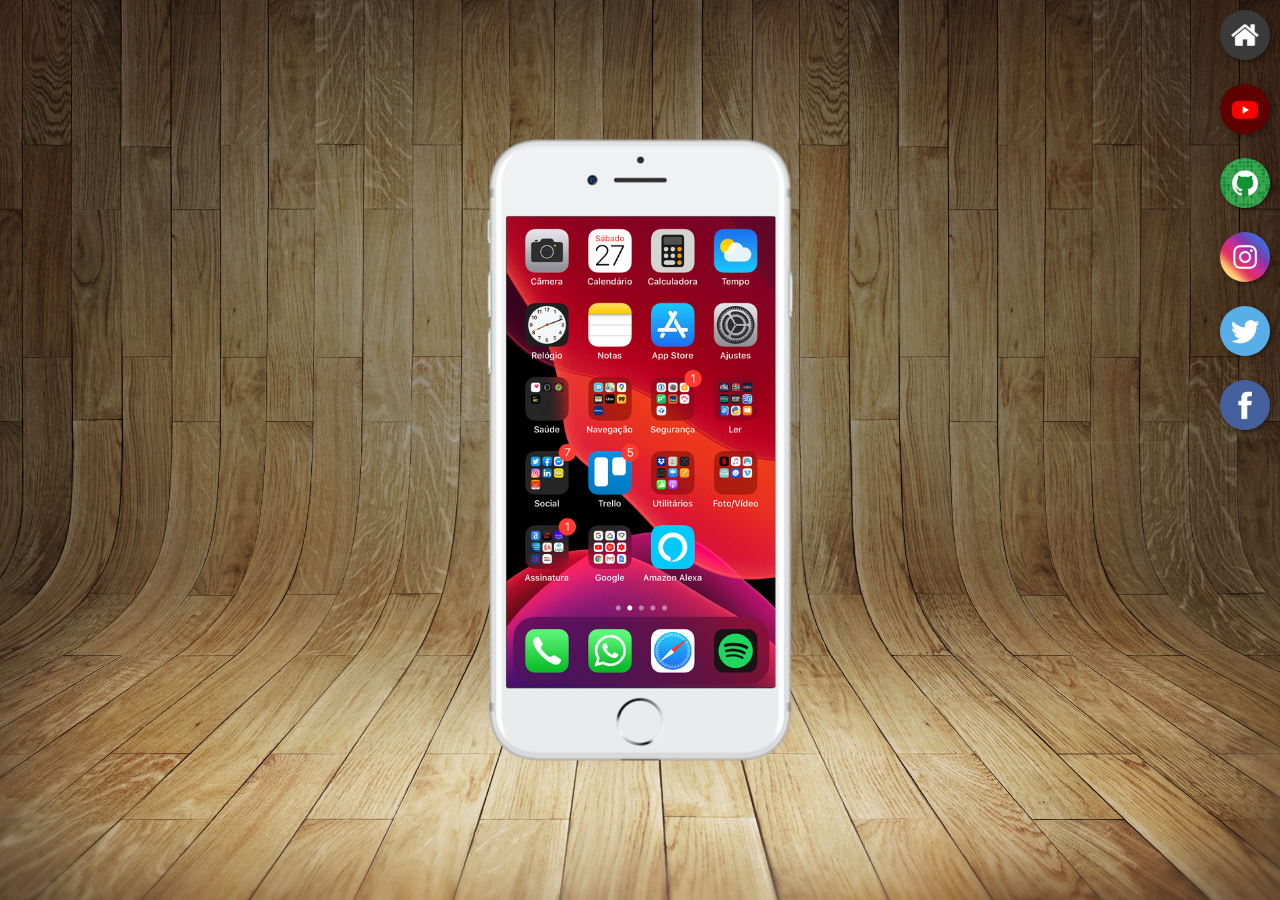
<file: index.html>
<!DOCTYPE html>
<html lang="pt-br">
<head>
    <meta charset="UTF-8">
    <meta name="viewport" content="width=device-width, initial-scale=1.0">
    <title>Projeto Redes Sociais</title>
    <link rel="shortcut icon" href="favicon.ico" type="image/x-icon">
    <link rel="stylesheet" href="estilos/style.css">
</head>
<body>
    <main>
        <section id="celular">
            <iframe src="home.html" frameborder="0" name="tela" id="tela">
                <p>Seu Navegador não é compatível com essa funcionalidade.</p>
            </iframe>
        </section>
        <section id="redes">
            <a href="home.html" target="tela"><img src="imagens/logo-home.jpg" alt="Home"></a><br>
            <a href="youtube.html" target="tela"><img src="imagens/logo-youtube.jpg" alt="Youtube"></a><br>
            <a href="github.html" target="tela"><img src="imagens/logo-github.jpg" alt="Github"></a><br>
            <a href="instagram.html" target="tela"><img src="imagens/logo-instagram.jpg" alt="Instagram"></a><br>
            <a href="twitter.html" target="tela"><img src="imagens/logo-twitter.jpg" alt="Twitter"></a><br>
            <a href="fb.html" target="tela"><img src="imagens/logo-facebook.jpg" alt="Facebook"></a><br>
        </section>
    </main>
</body>
</html>
</file>
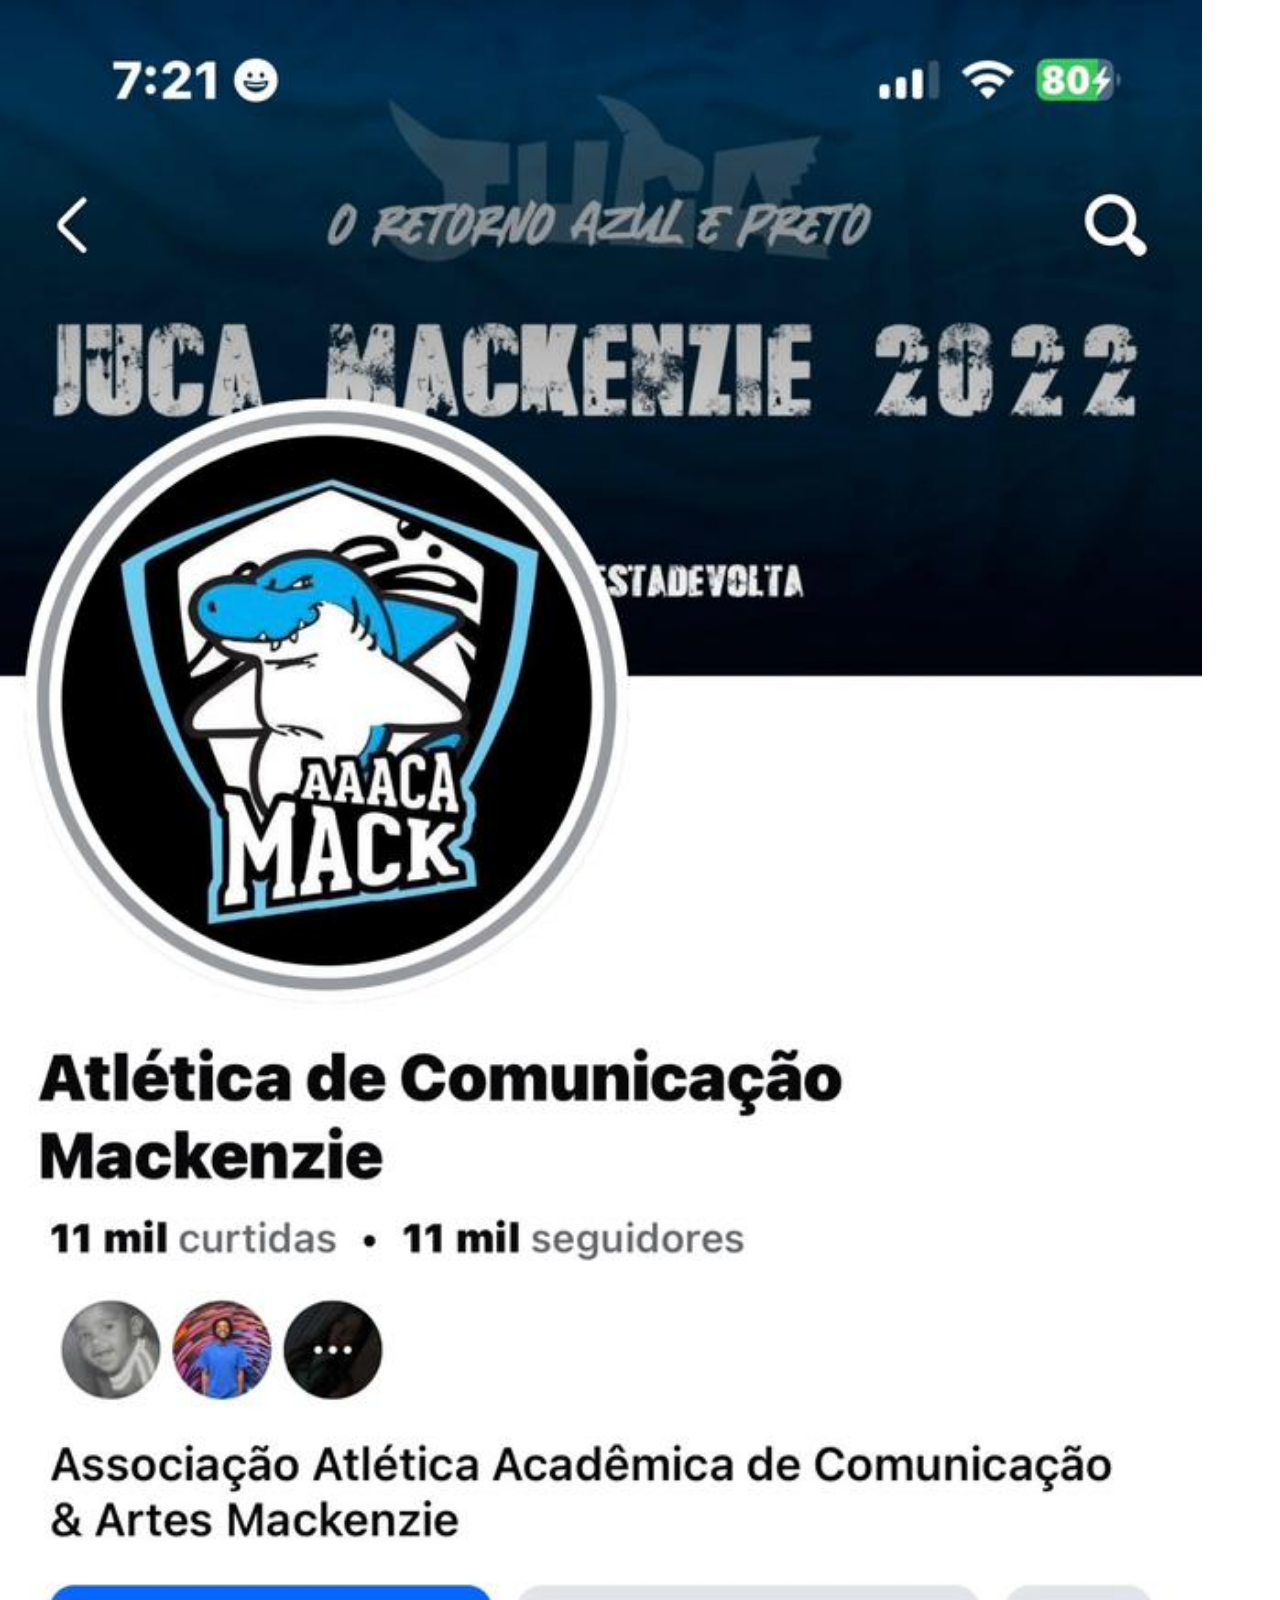
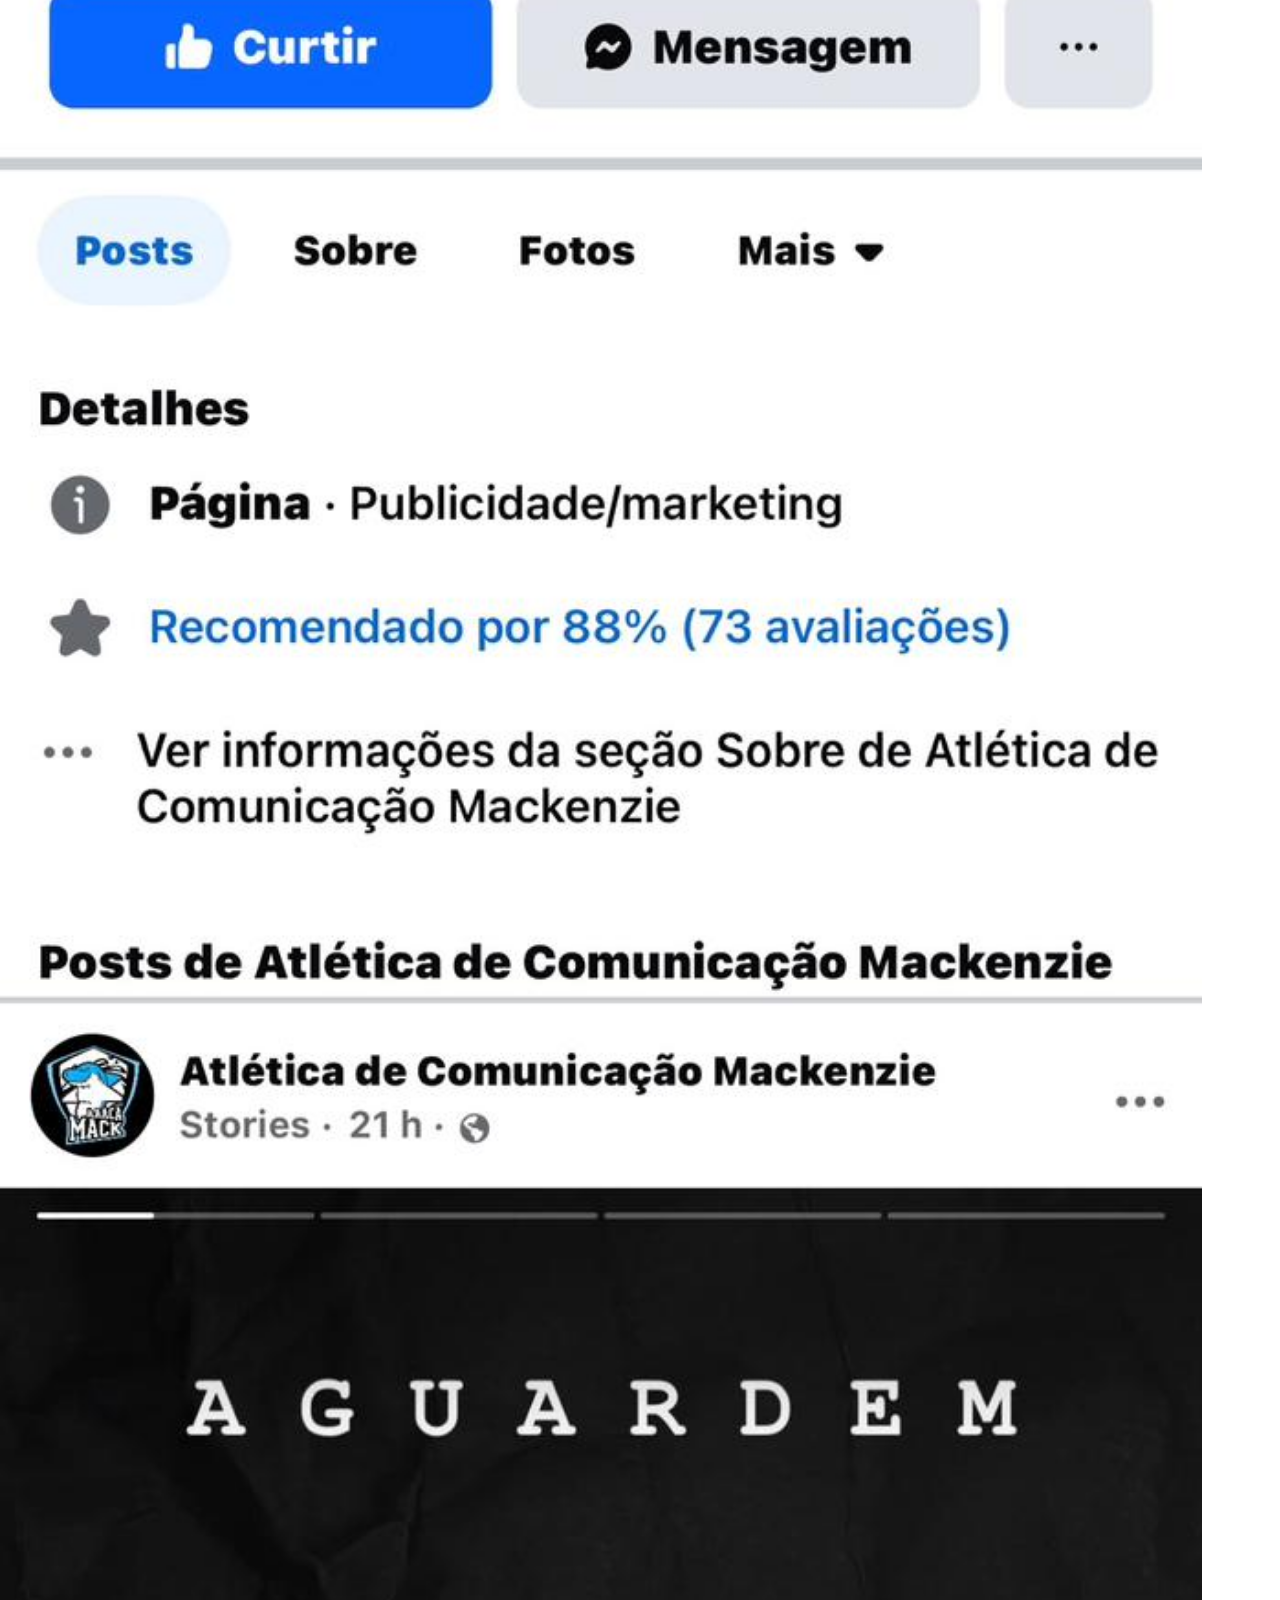
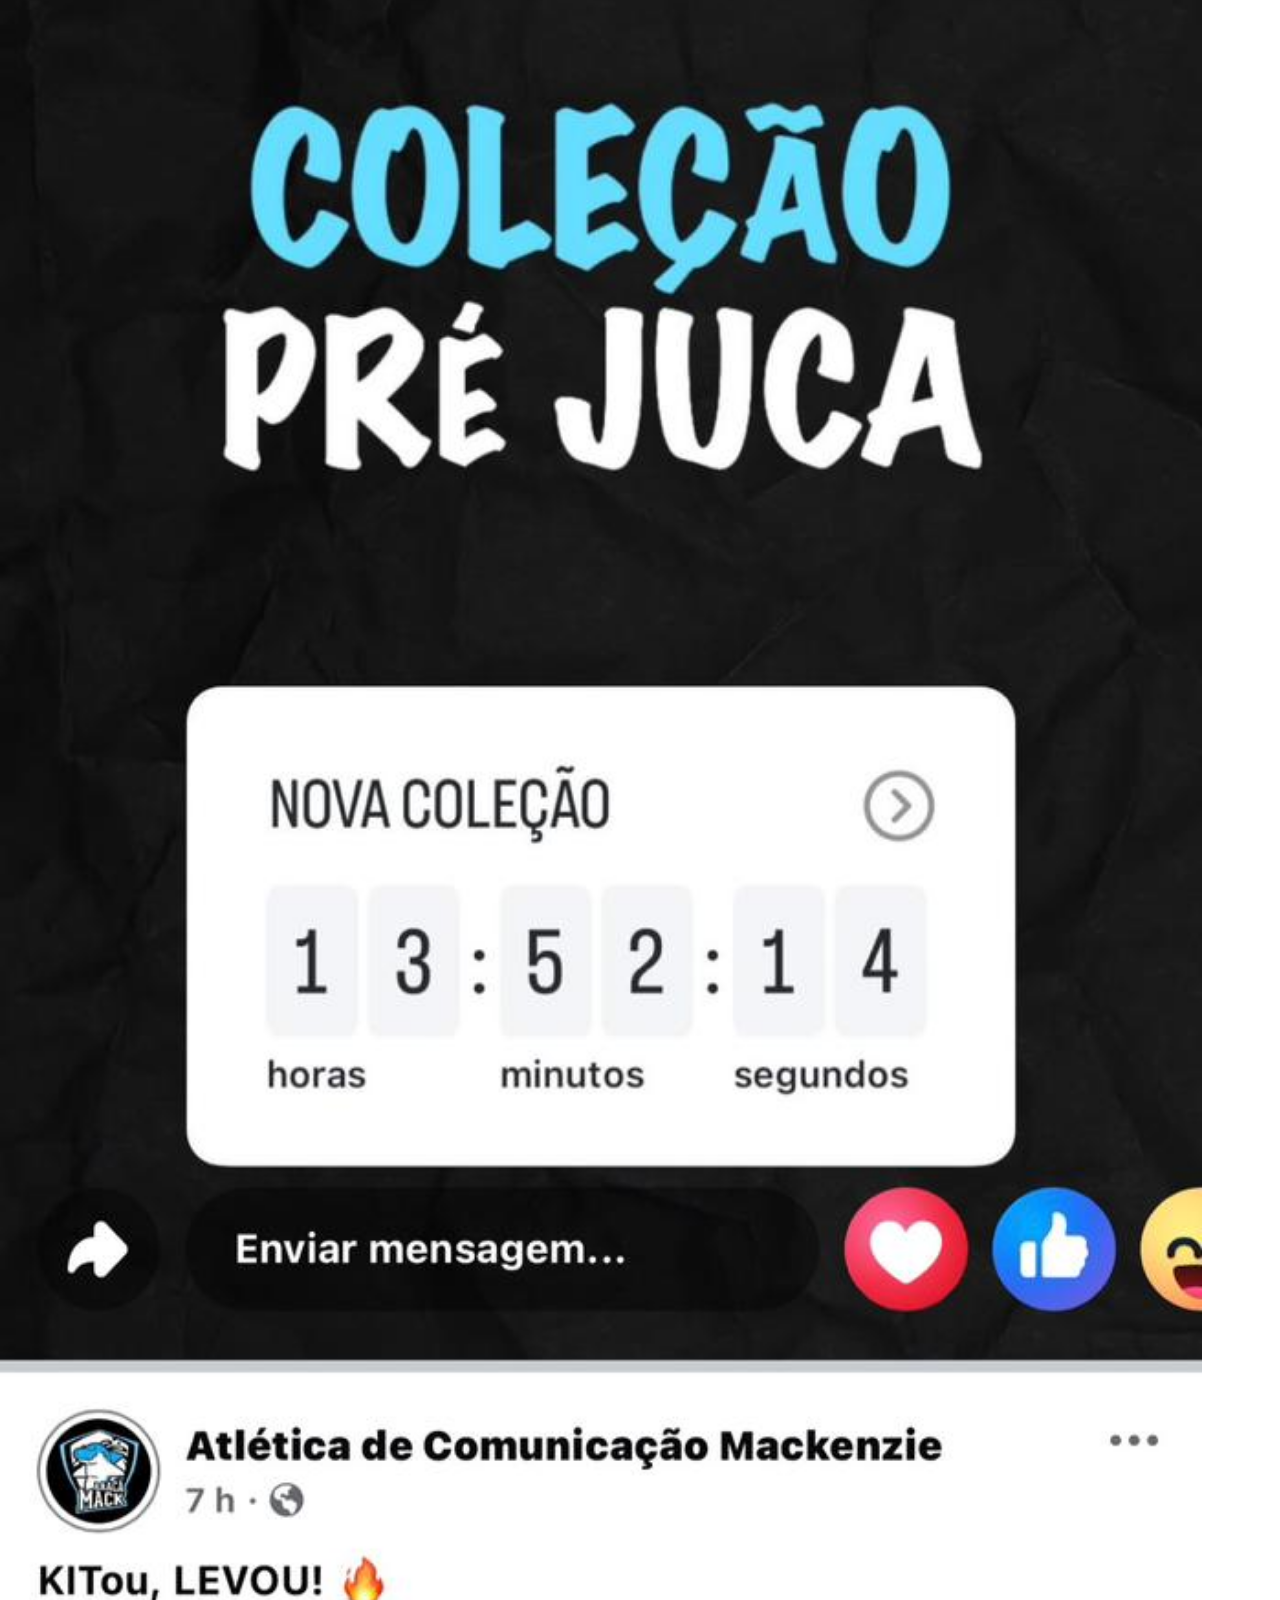
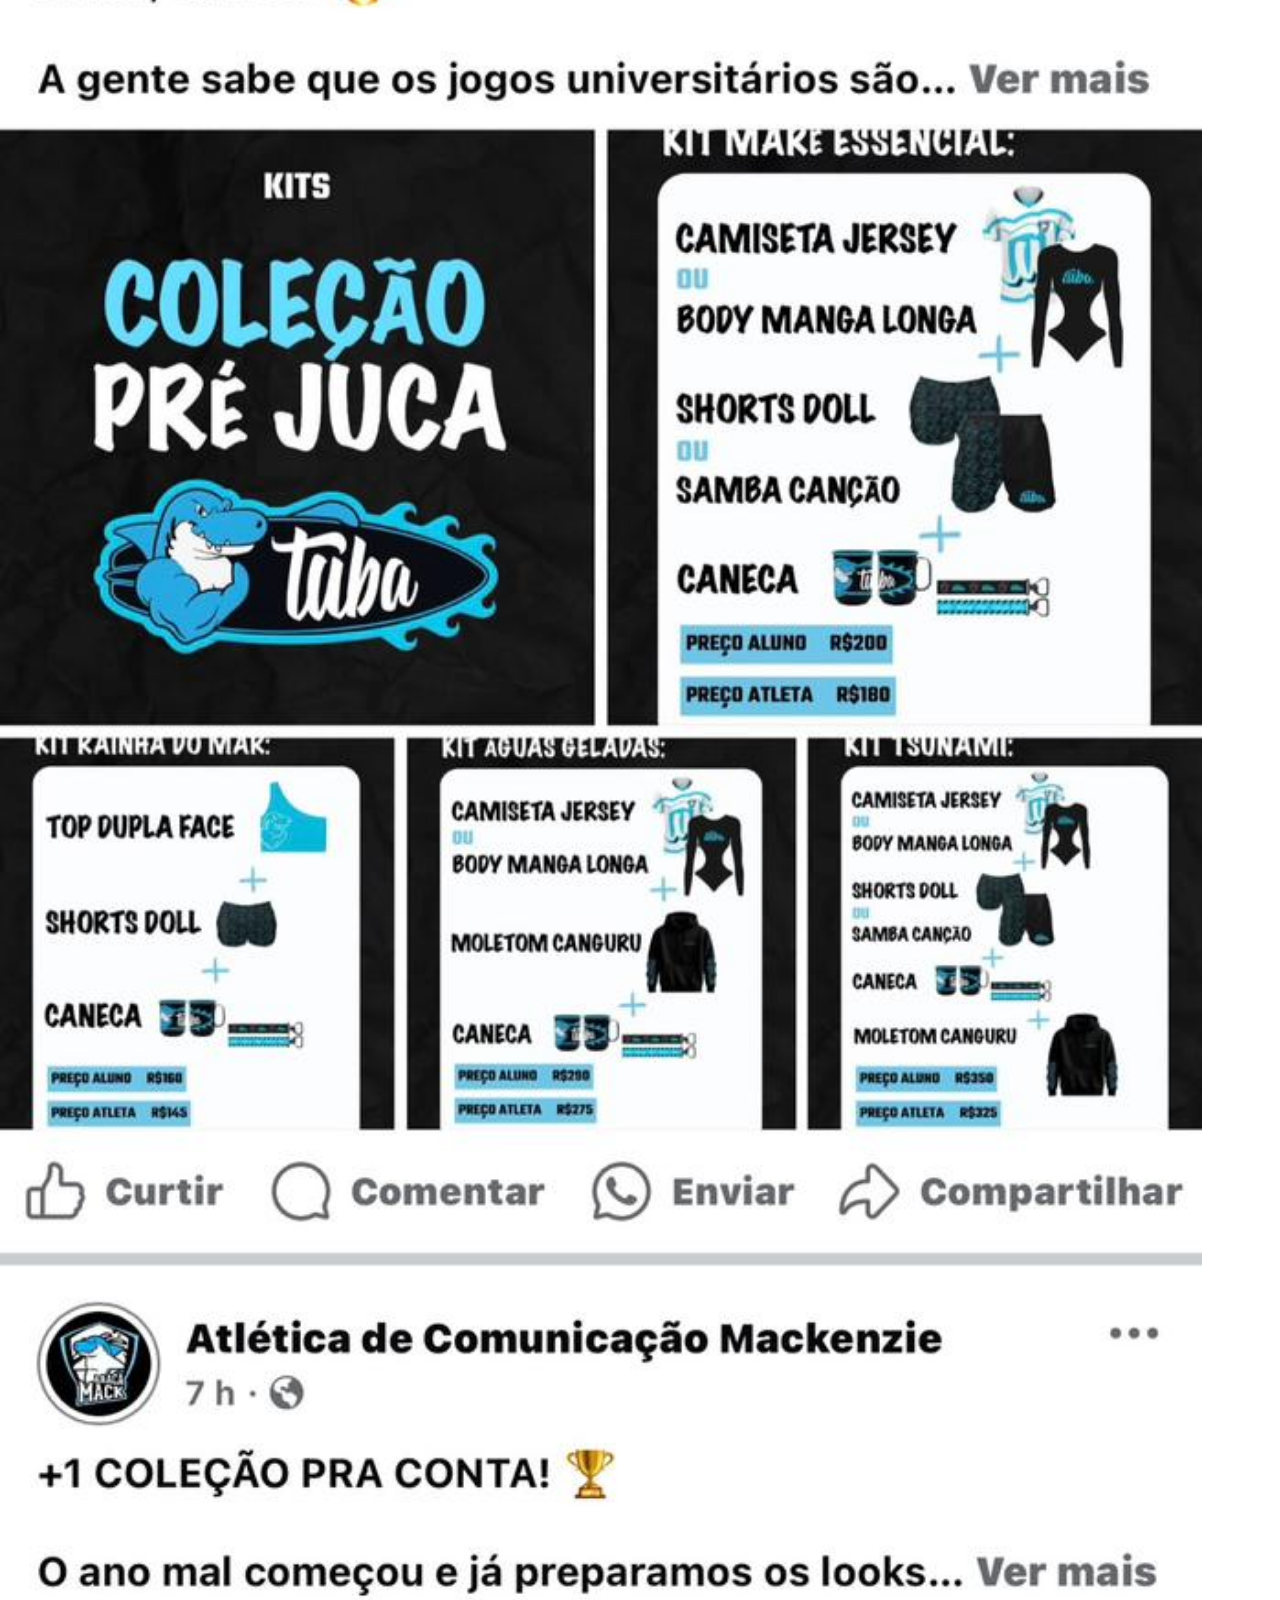
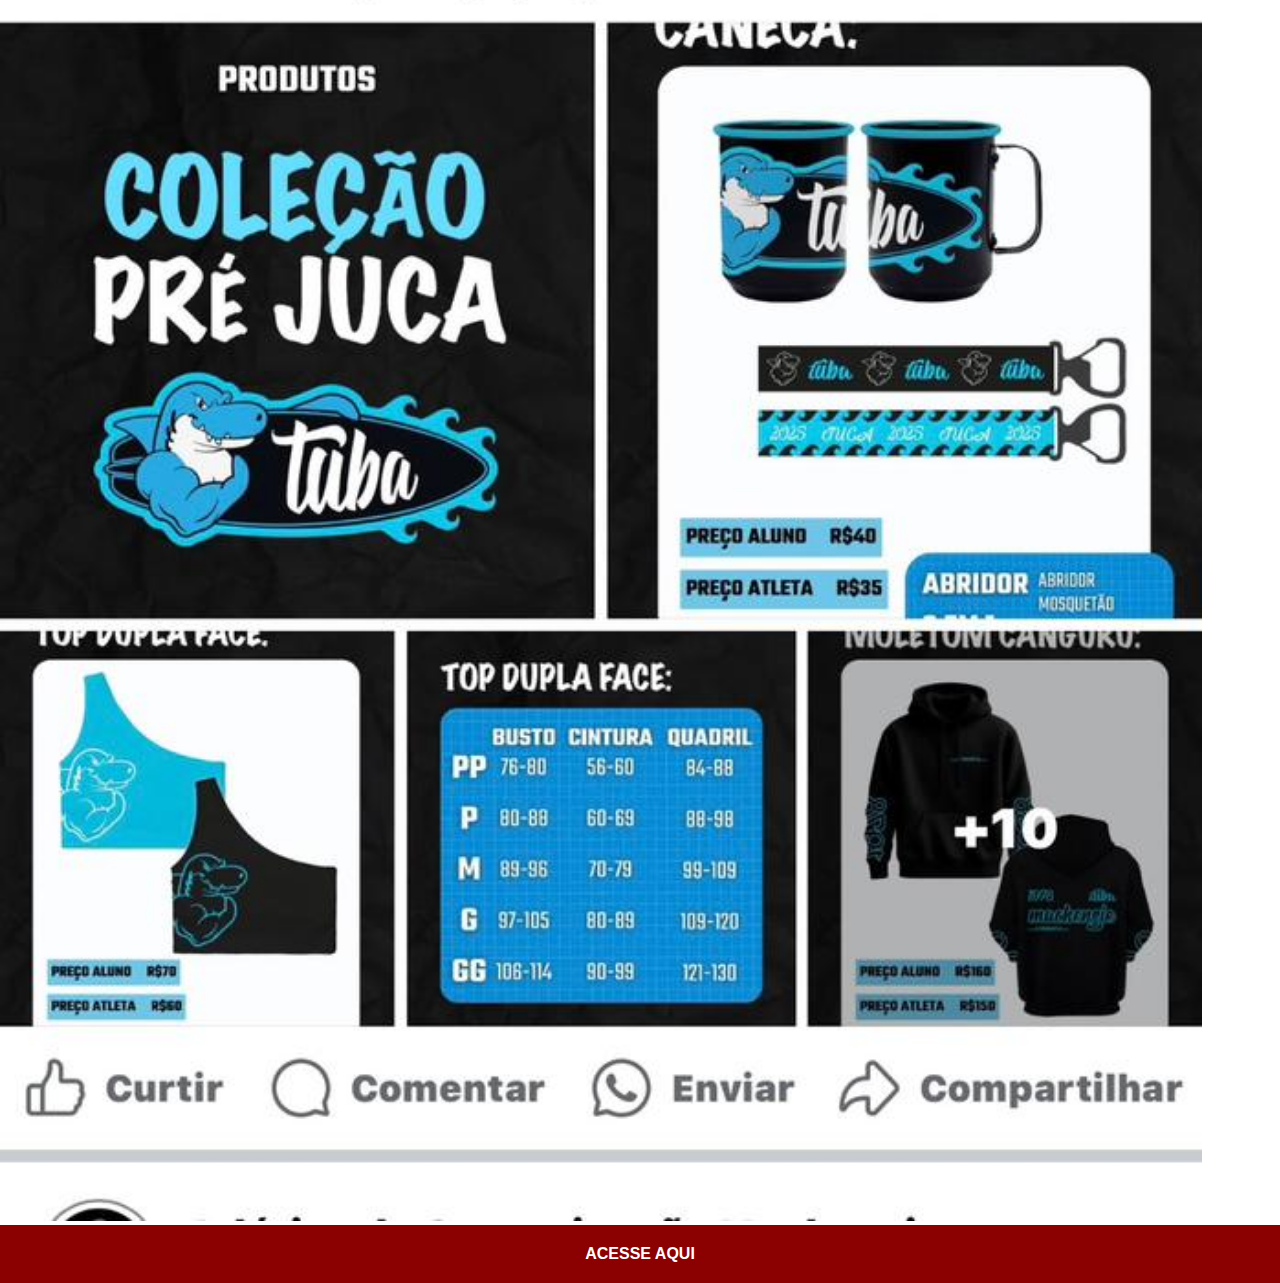
<file: fb.html>
<!DOCTYPE html>
<html lang="pt-br">
<head>
    <meta charset="UTF-8">
    <meta name="viewport" content="width=device-width, initial-scale=1.0">
    <title>Facebook</title>
    <link rel="stylesheet" href="estilos/social.css">
</head>
<body>
    <img src="imagens/tela-facebook.jpg" alt="Facebook">
    <a href="https://www.facebook.com/tuba.oficial" target="_blank">ACESSE AQUI</a>
</body>
</html>
</file>
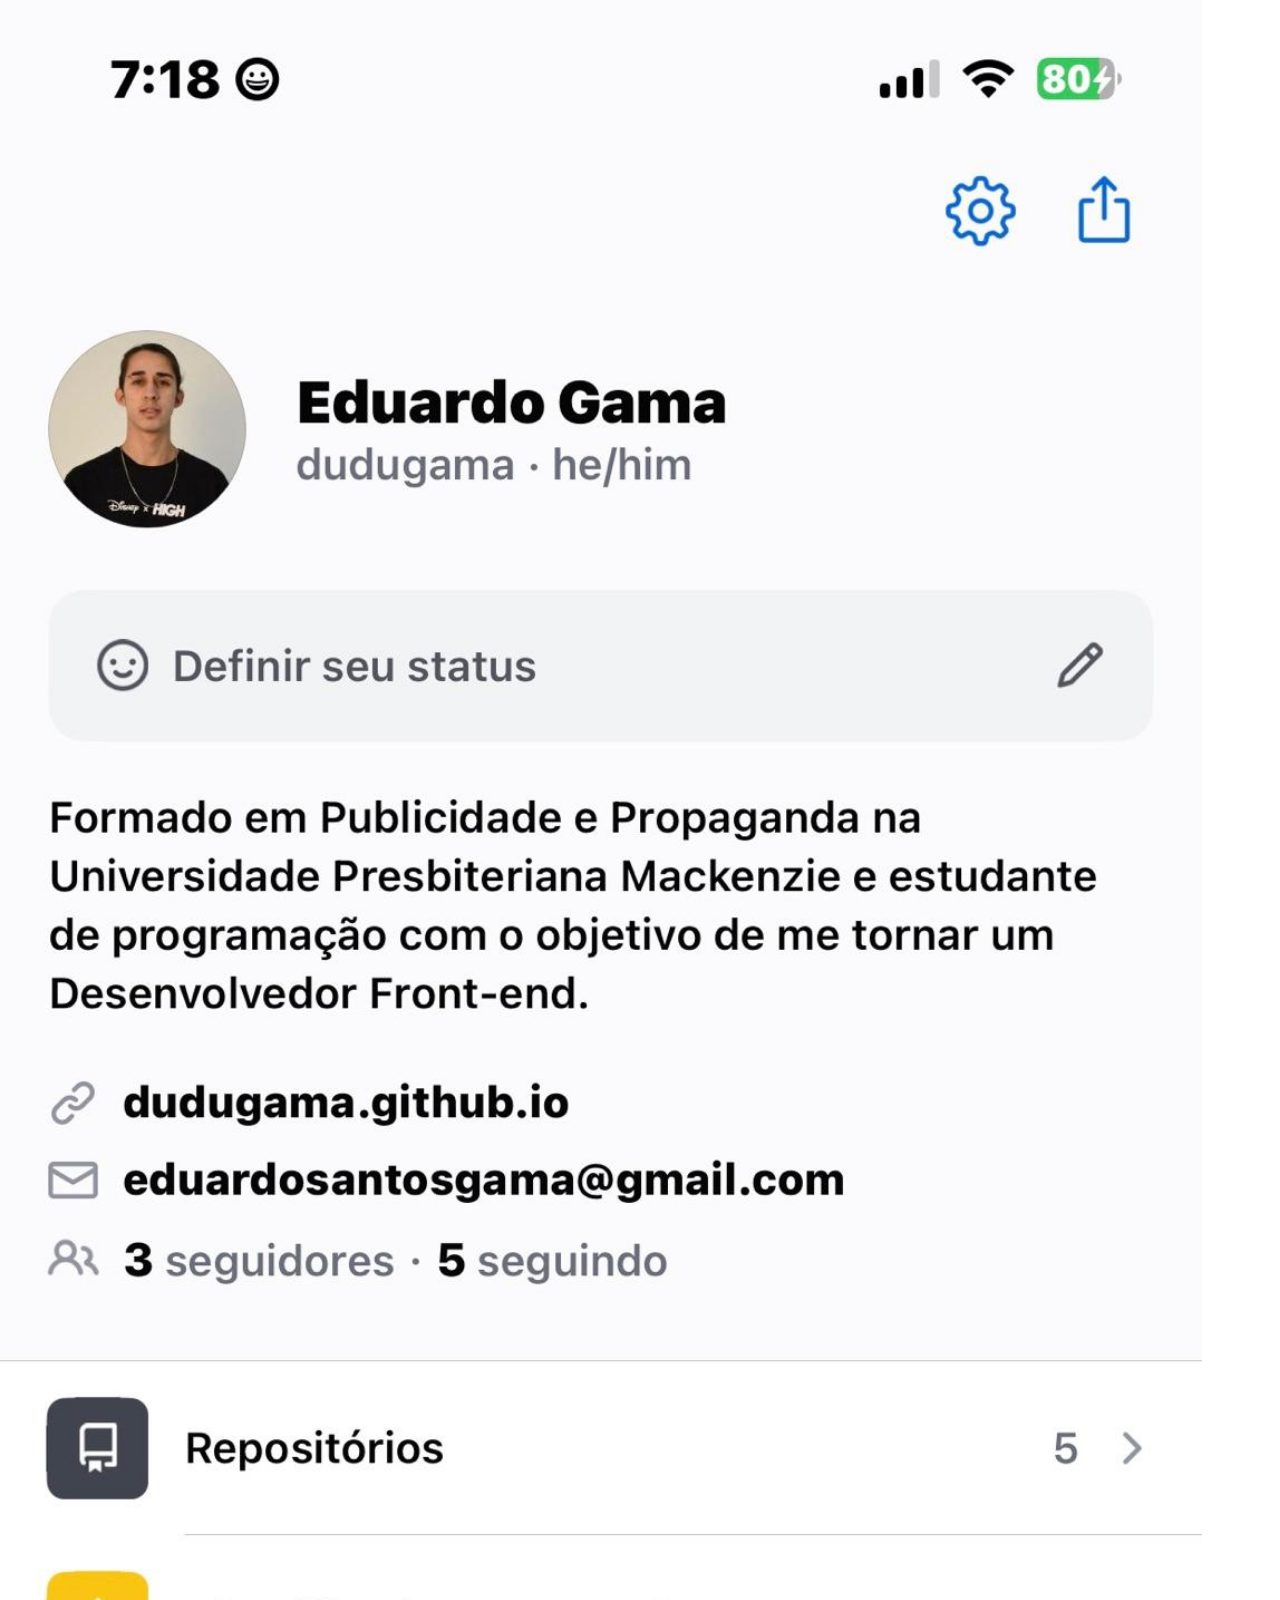
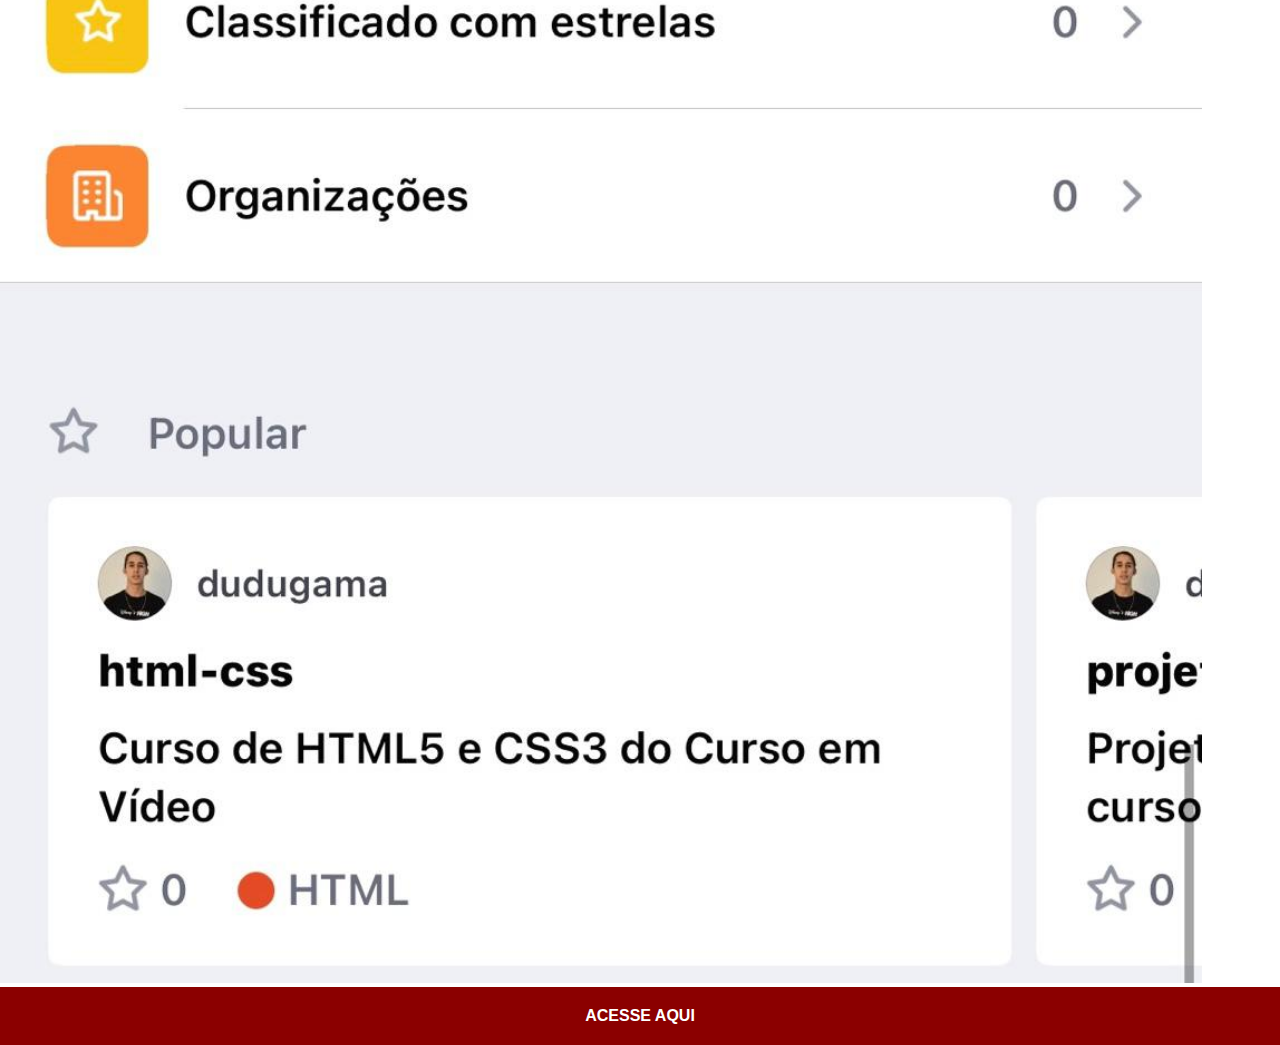
<file: github.html>
<!DOCTYPE html>
<html lang="pt-br">
<head>
    <meta charset="UTF-8">
    <meta name="viewport" content="width=device-width, initial-scale=1.0">
    <title>Github</title>
    <link rel="stylesheet" href="estilos/social.css">
</head>
<body>
    <img src="imagens/tela-github.jpg" alt="Github">
    <a href="https://github.com/dudugama" target="_blank">ACESSE AQUI</a>
</body>
</html>
</file>
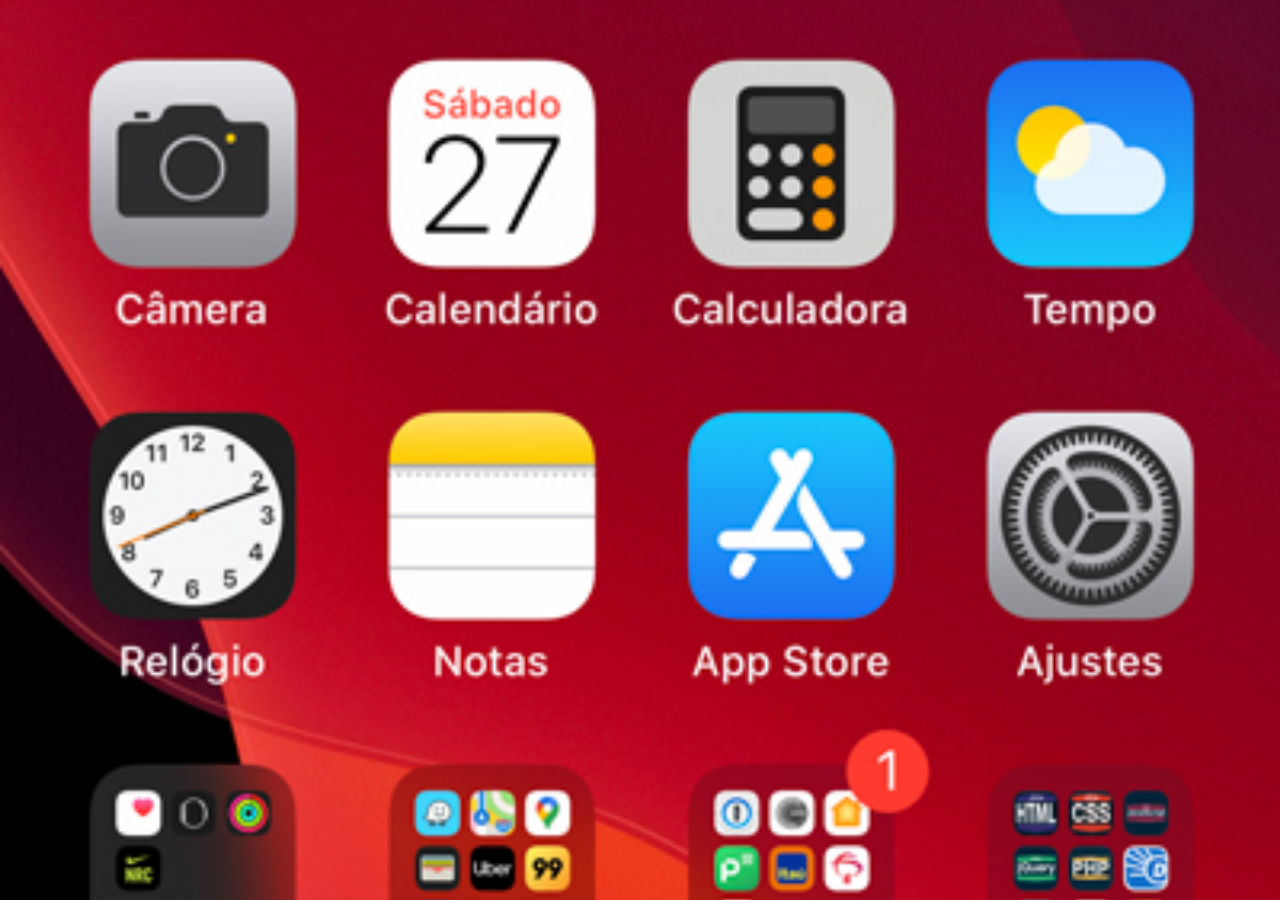
<file: home.html>
<!DOCTYPE html>
<html lang="pt-br">
<head>
    <meta charset="UTF-8">
    <meta name="viewport" content="width=device-width, initial-scale=1.0">
    <title>Home</title>
</head>
<style>
    * {
        margin: 0px;
        padding: 0px;
    }

    body {
        width: 100vw;
        height: 100vh;
        background: black url('imagens/tela-home.jpg') no-repeat top center;
        background-size: cover;
    }
</style>
<body>
    
</body>
</html>
</file>
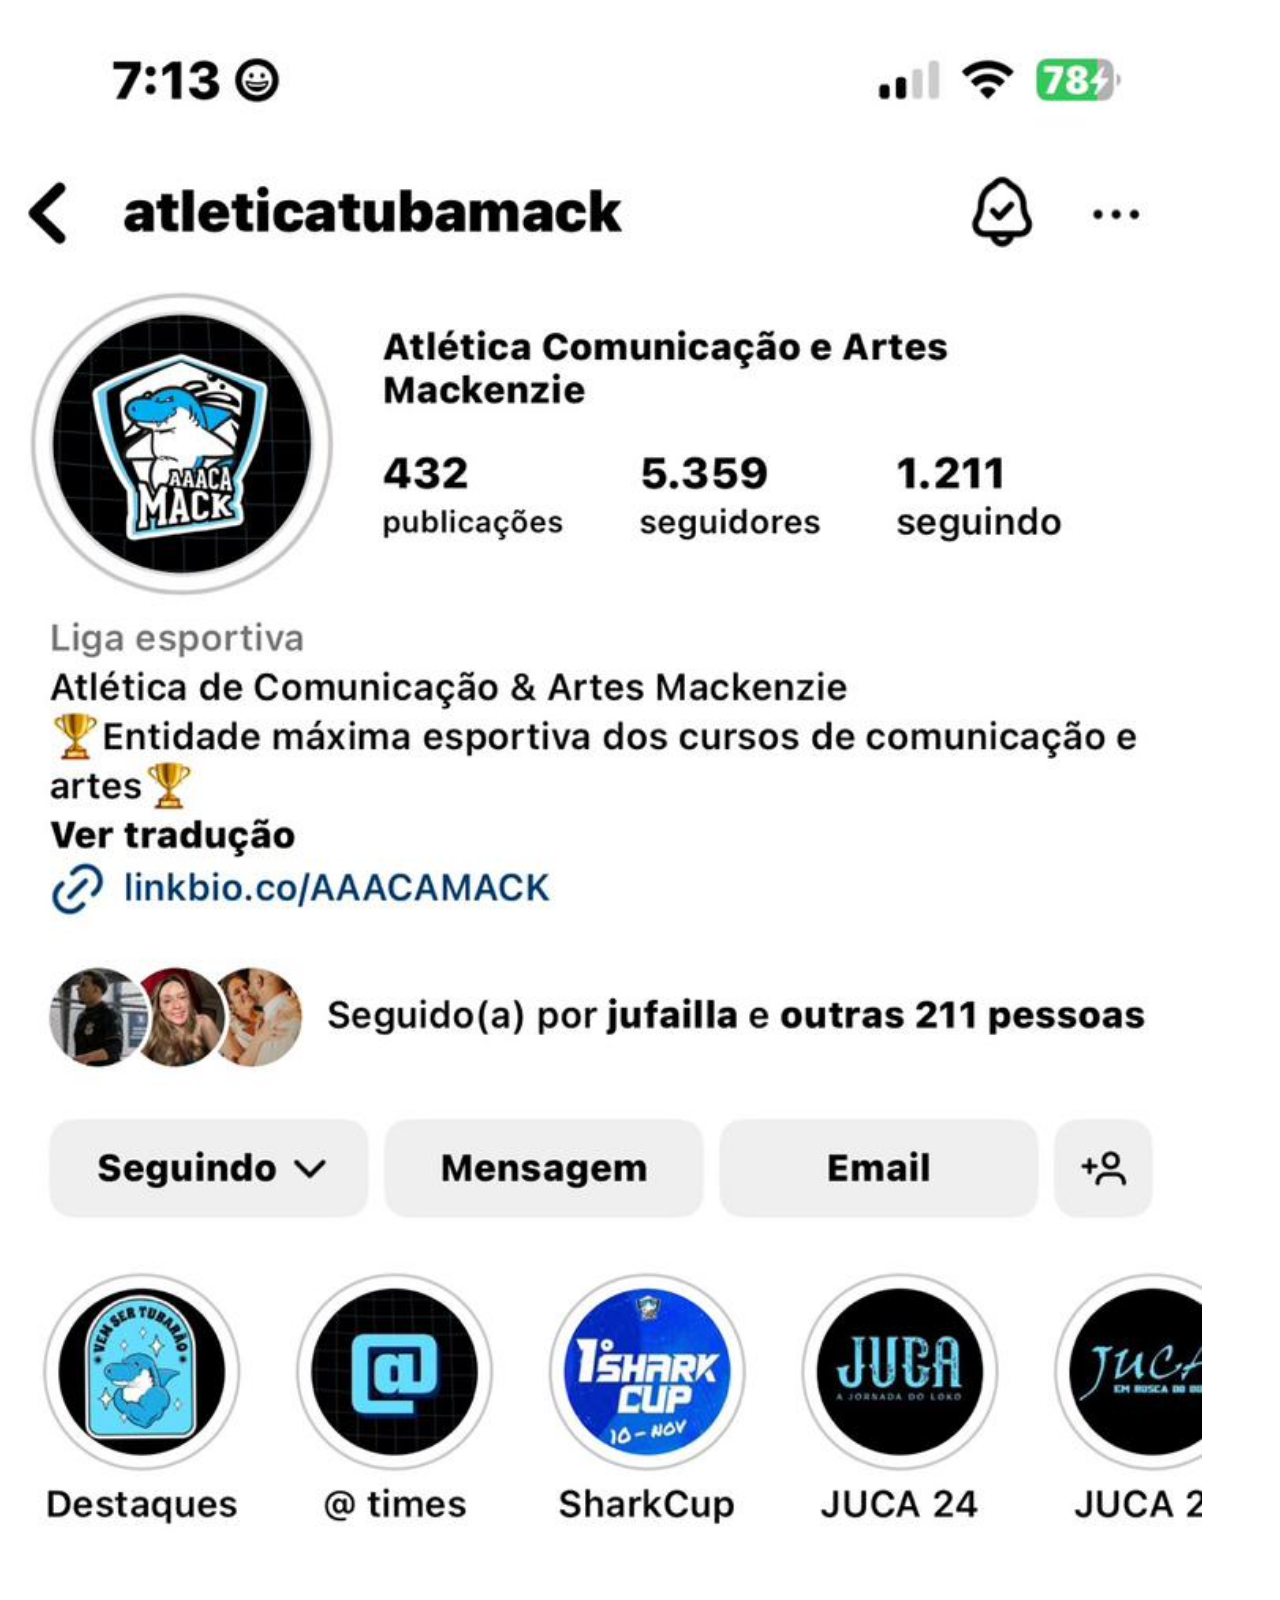
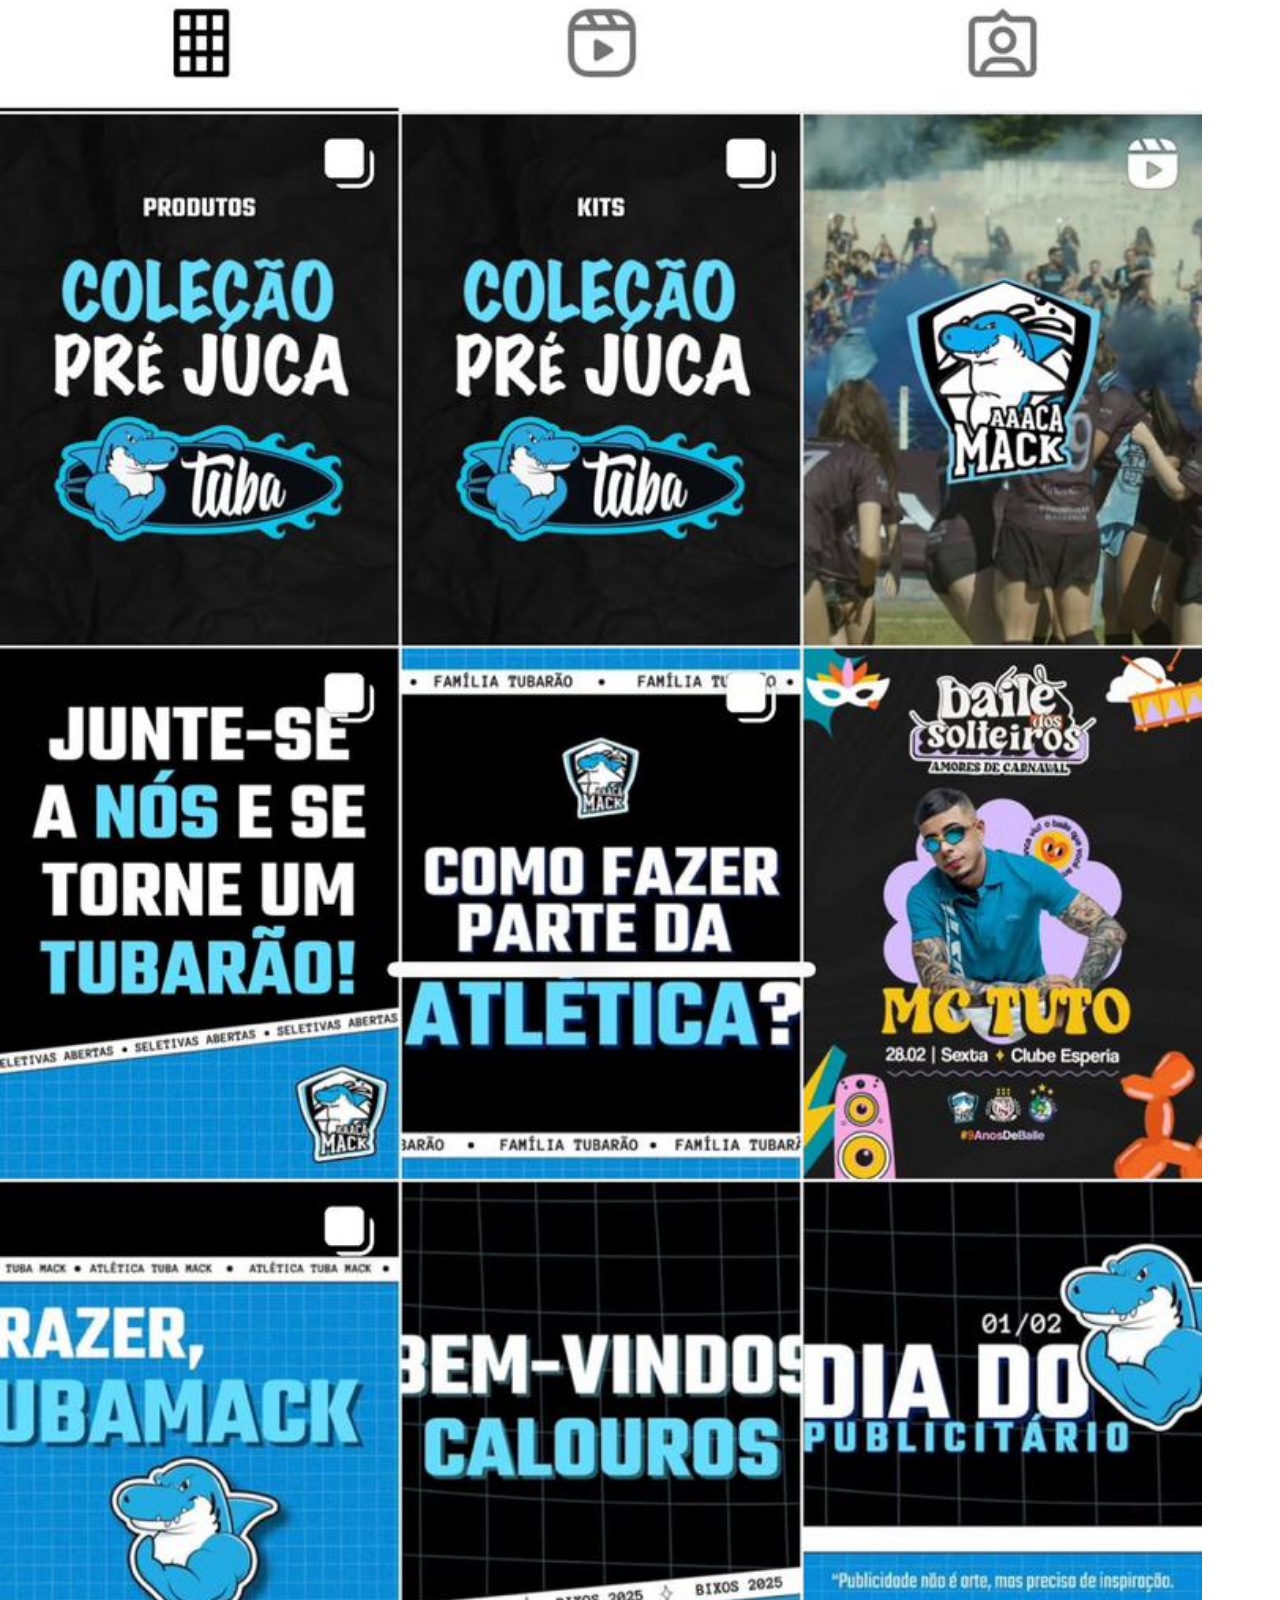
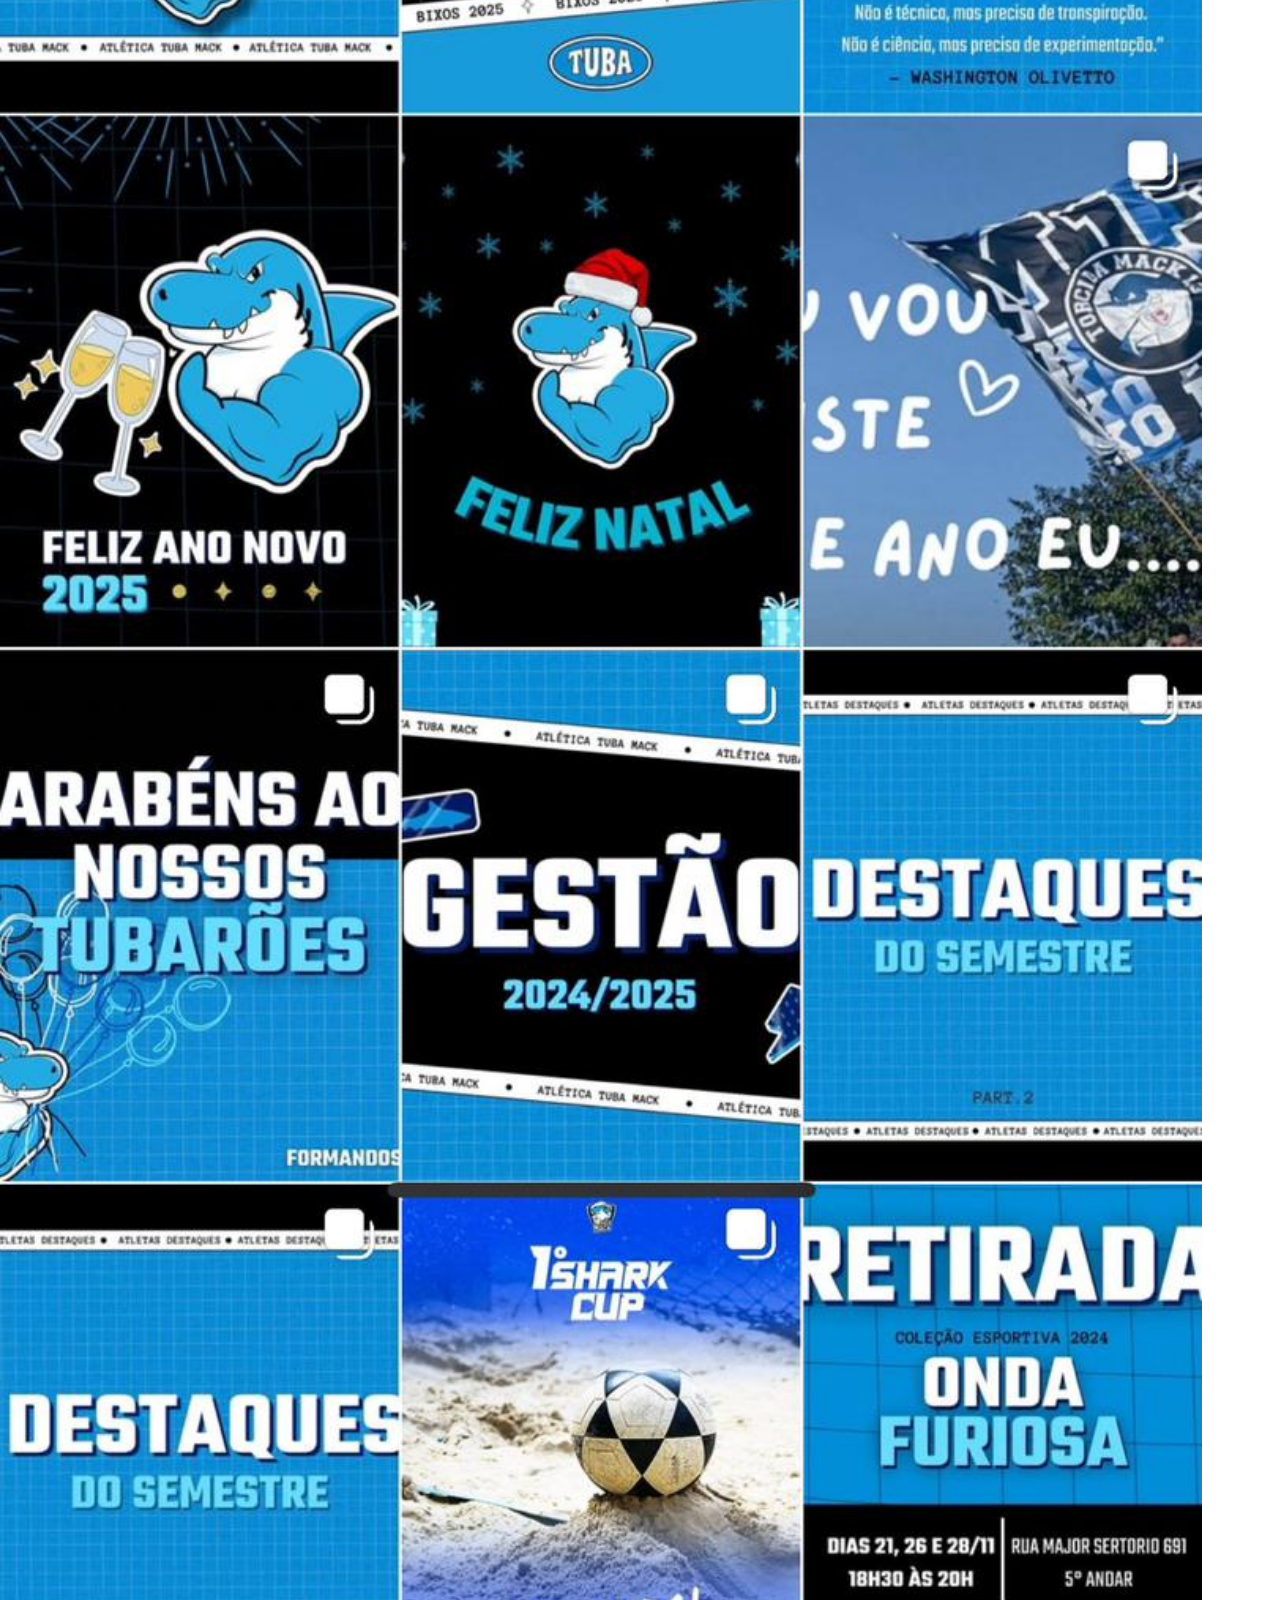
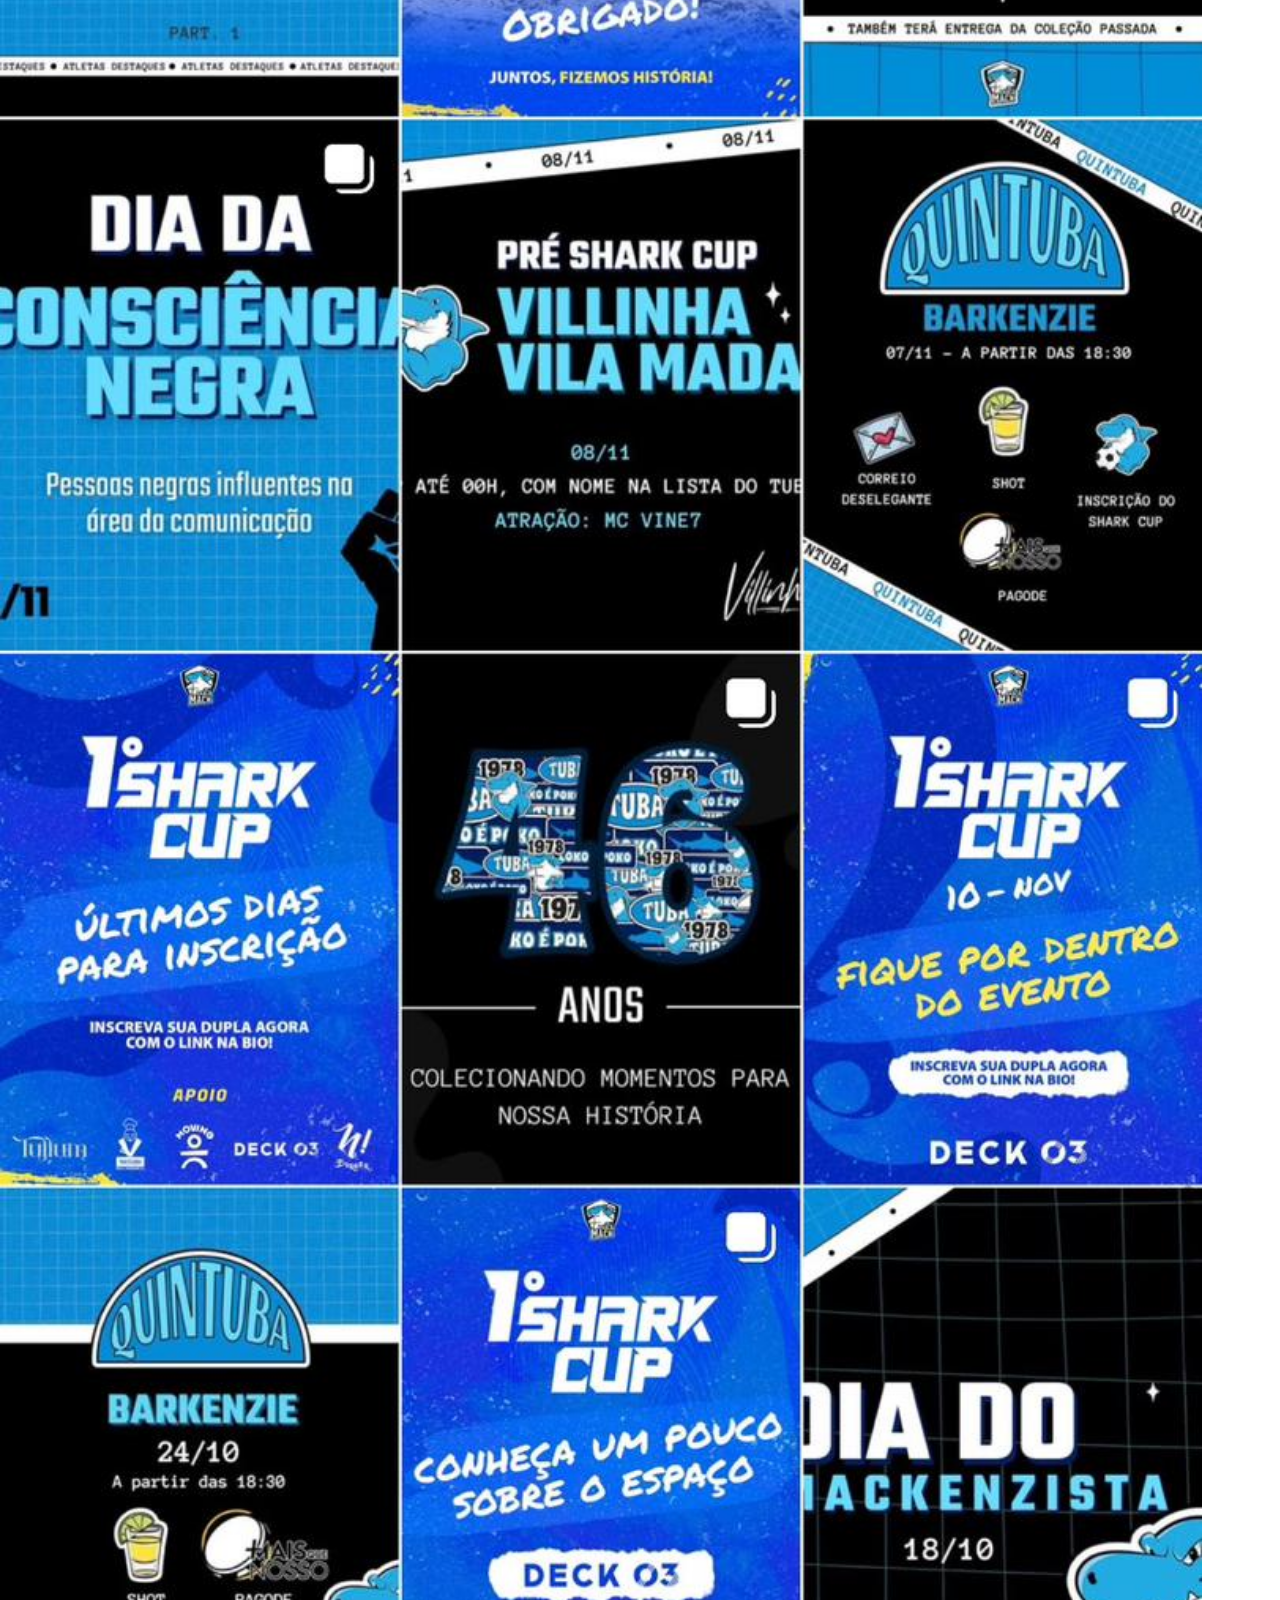
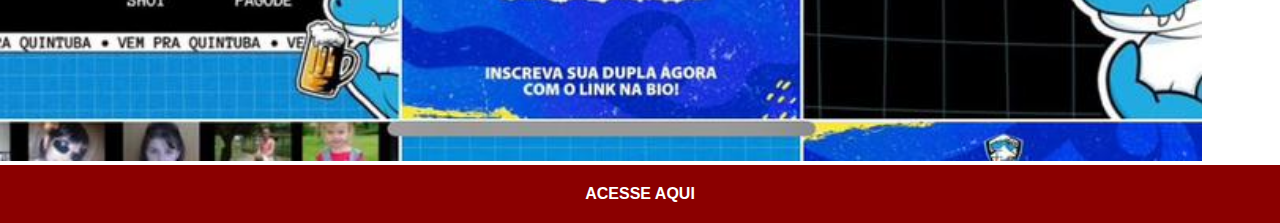
<file: instagram.html>
<!DOCTYPE html>
<html lang="pt-br">
<head>
    <meta charset="UTF-8">
    <meta name="viewport" content="width=device-width, initial-scale=1.0">
    <title>Instagram</title>
    <link rel="stylesheet" href="estilos/social.css">
</head>
<body>
    <img src="imagens/tela-instagram.jpg" alt="Instagram">
    <a href="https://instagram.com/atleticatubamack" target="_blank">ACESSE AQUI</a>
</body>
</html>
</file>
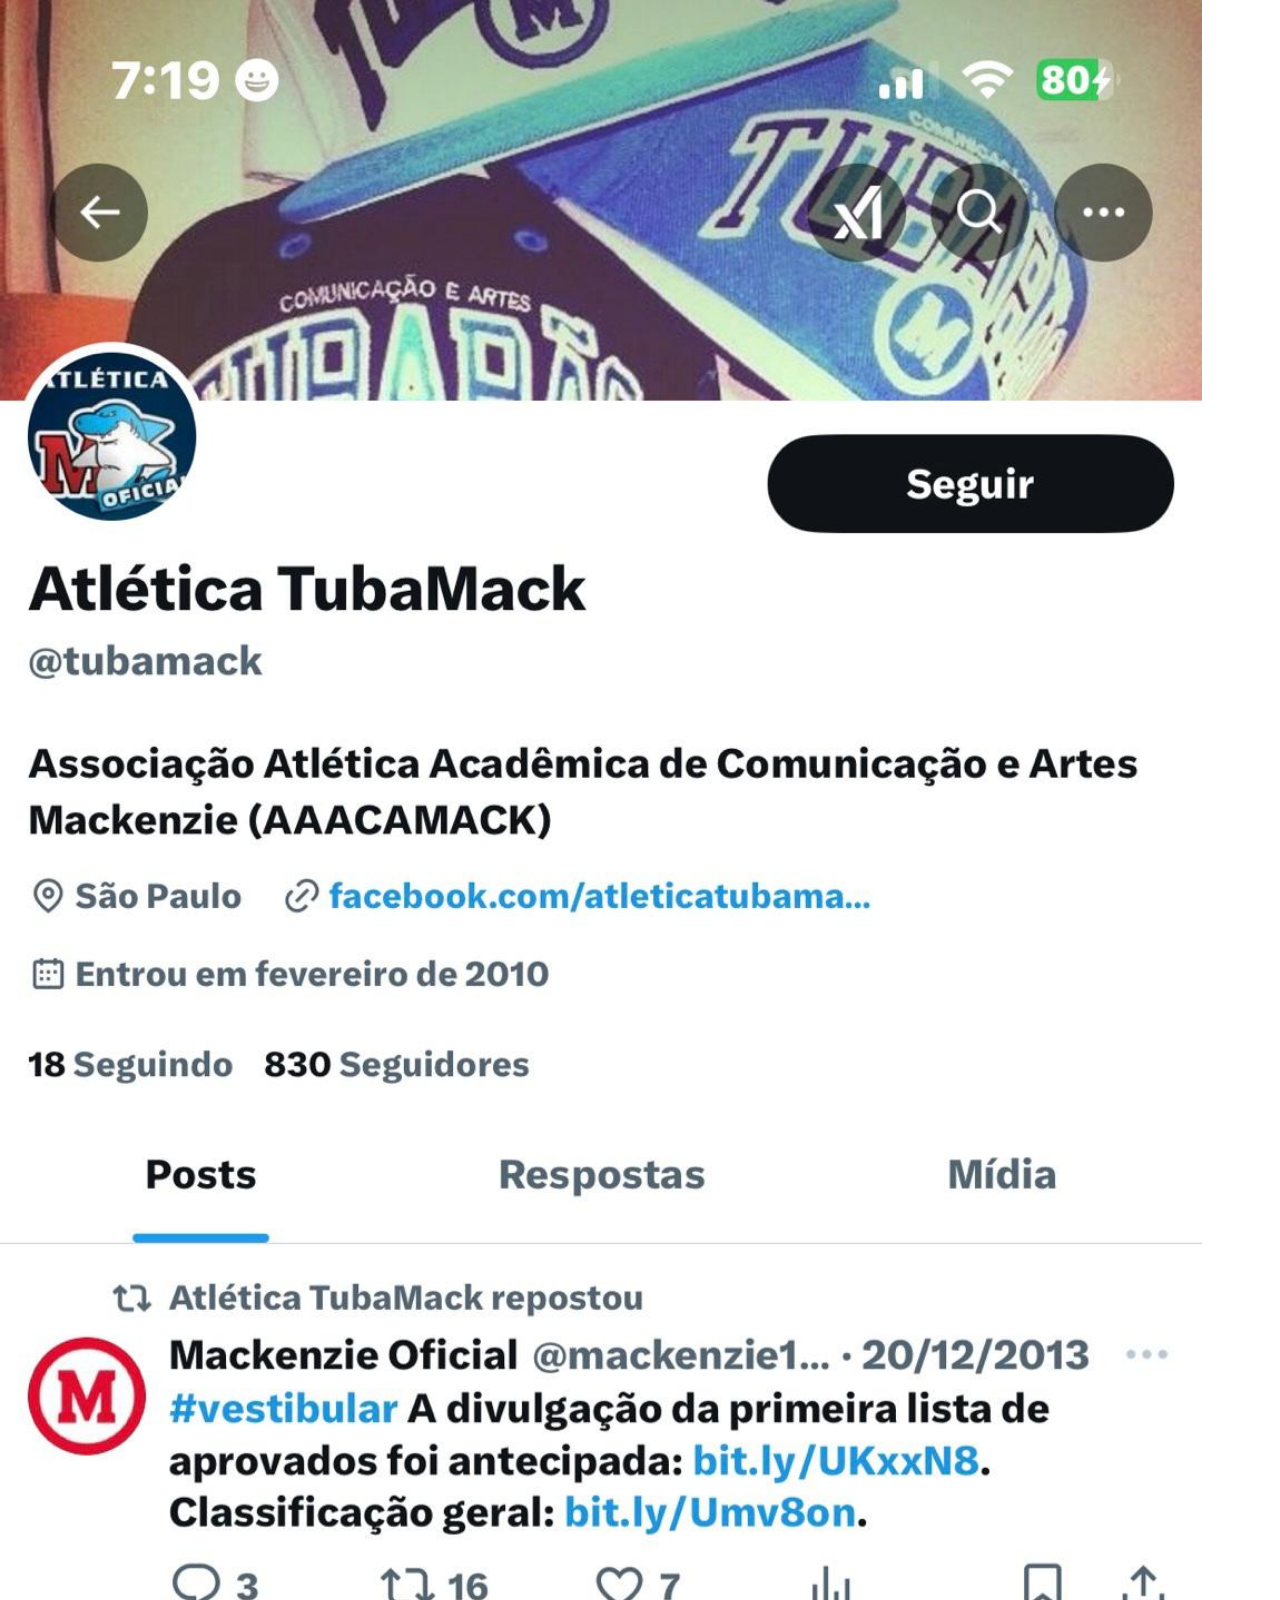
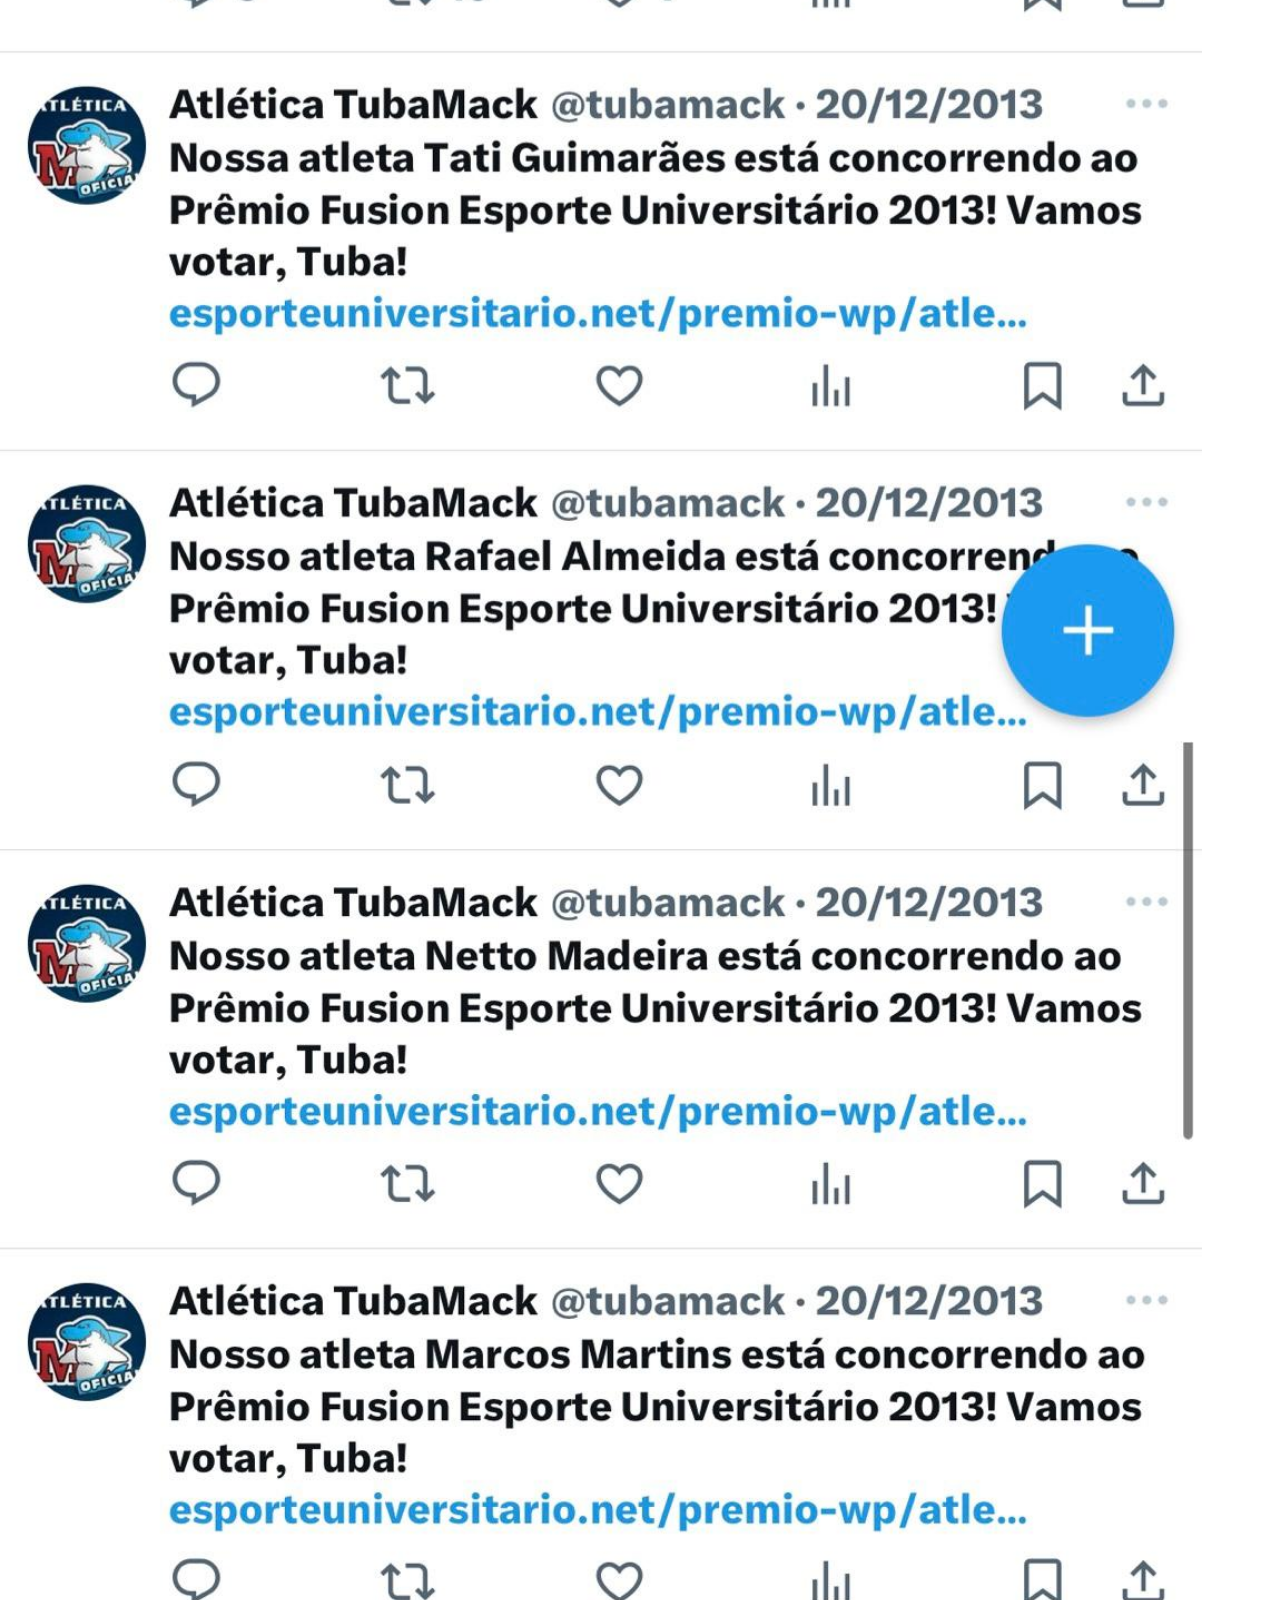
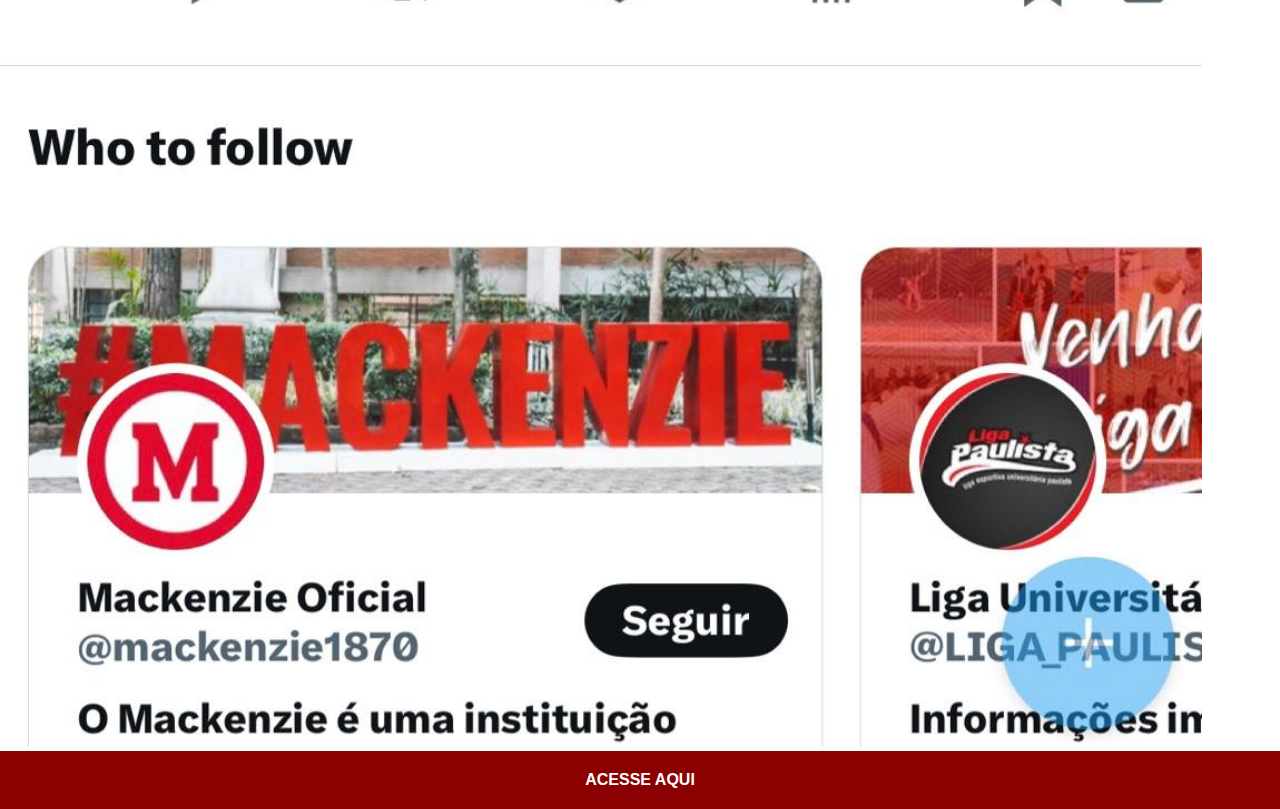
<file: twitter.html>
<!DOCTYPE html>
<html lang="en">
<head>
    <meta charset="UTF-8">
    <meta name="viewport" content="width=], initial-scale=1.0">
    <title>Twitter (X)</title>
    <link rel="stylesheet" href="estilos/social.css">
</head>
<body>
    <img src="imagens/tela-twitter.jpg" alt="Twitter">
    <a href="https://x.com/atleticatubamack" target="_blank">ACESSE AQUI</a>
</body>
</html>
</file>
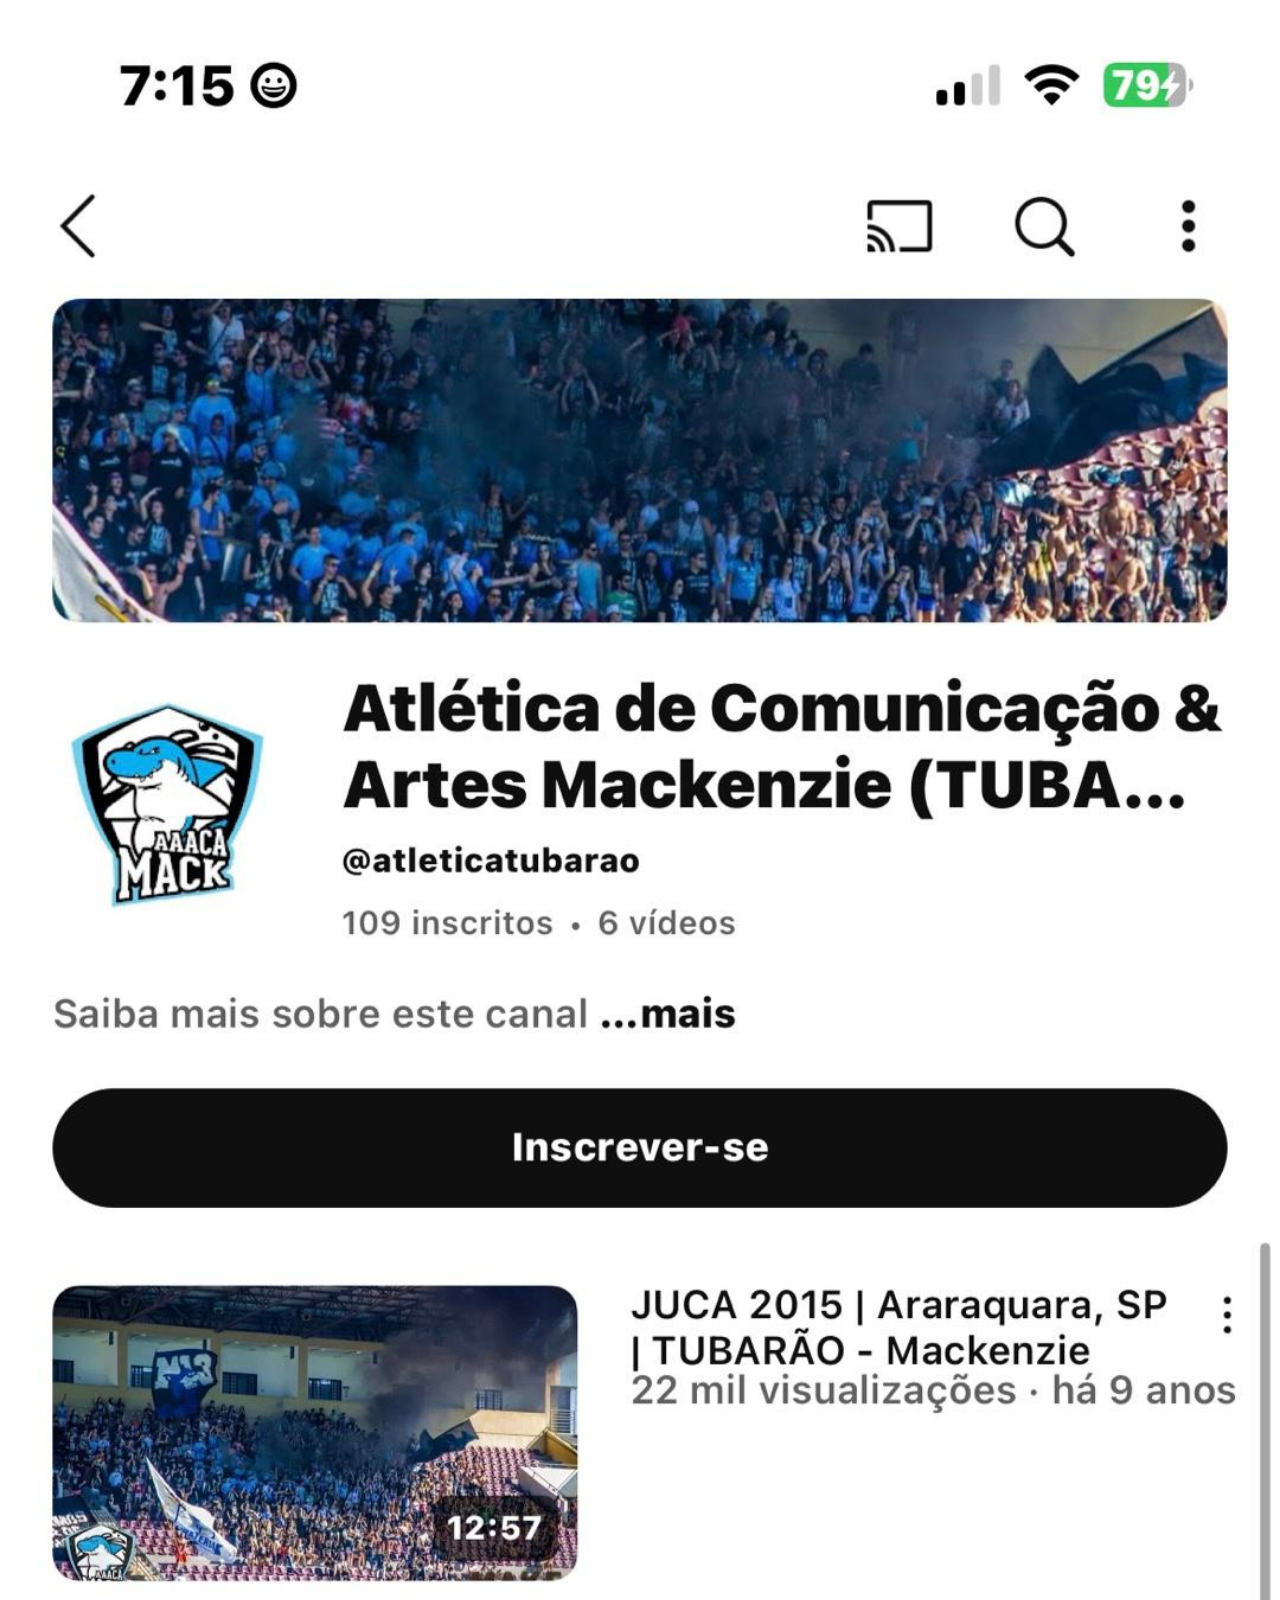
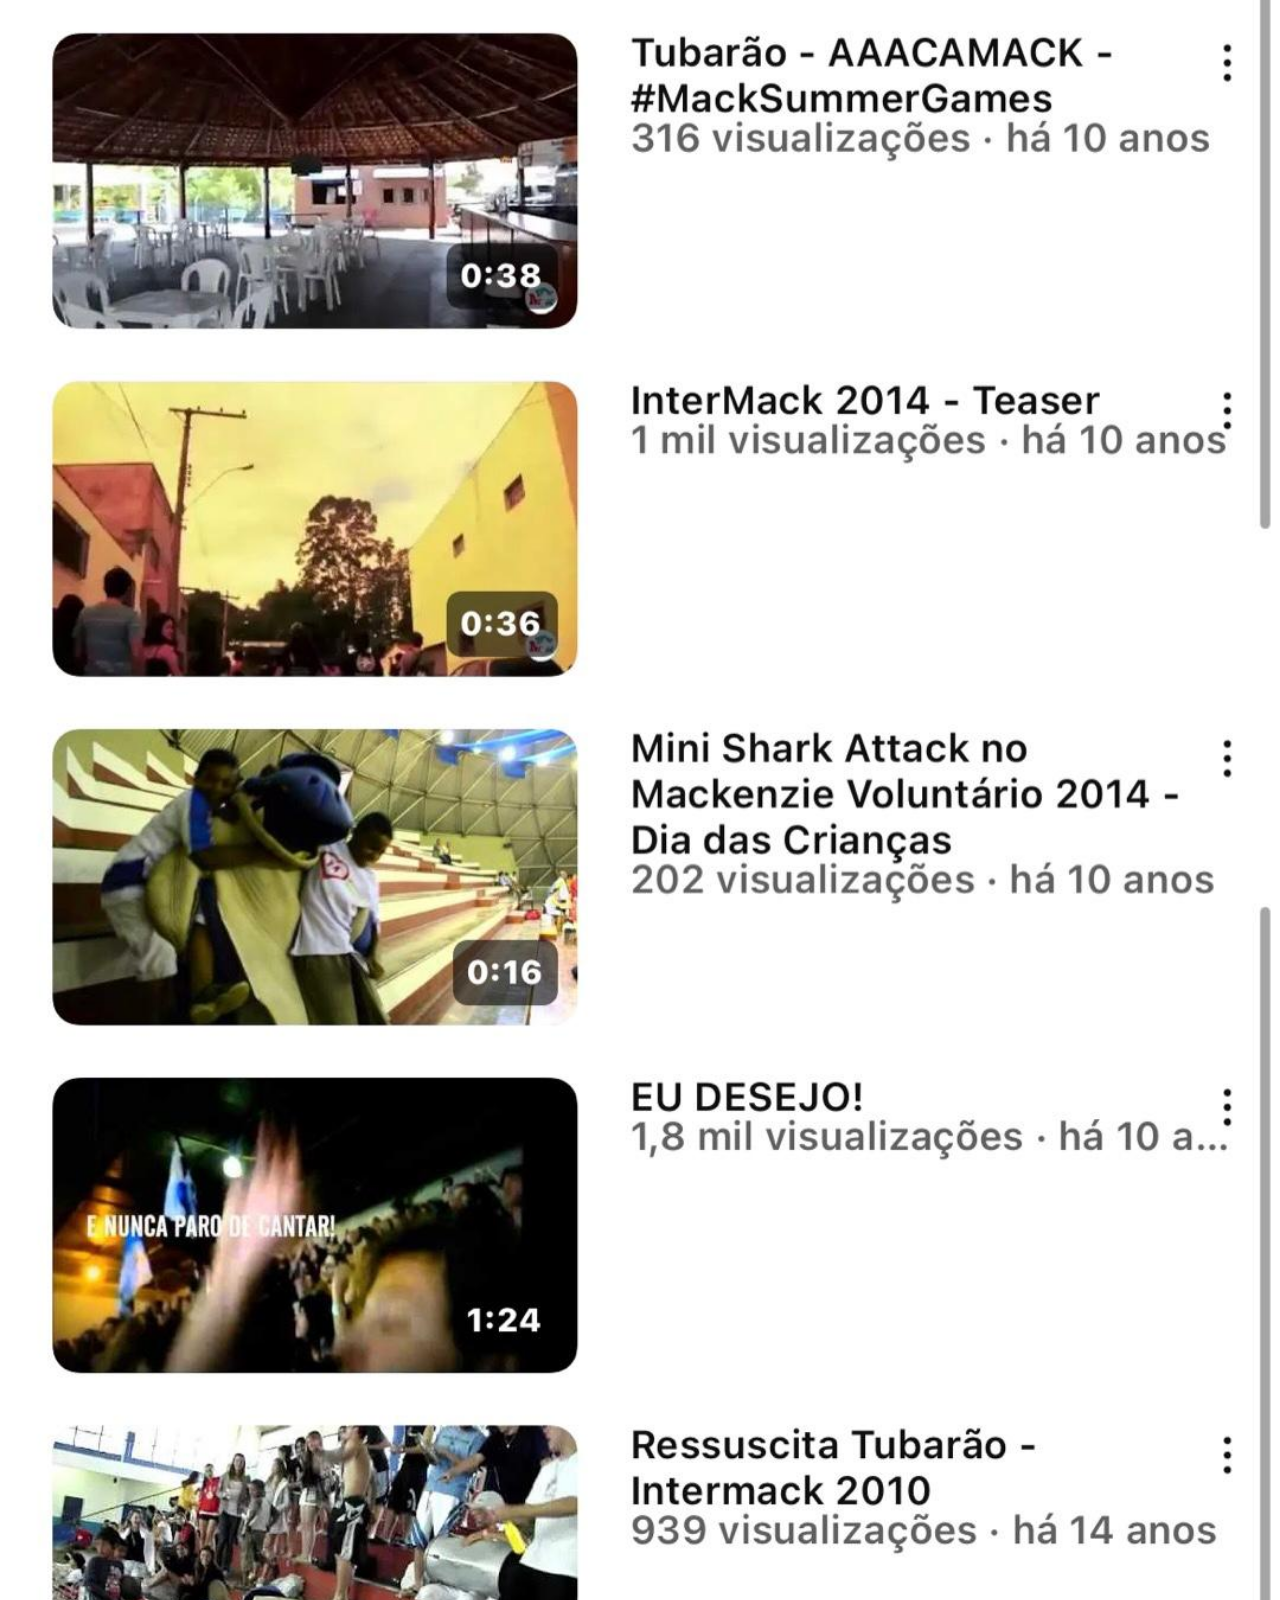
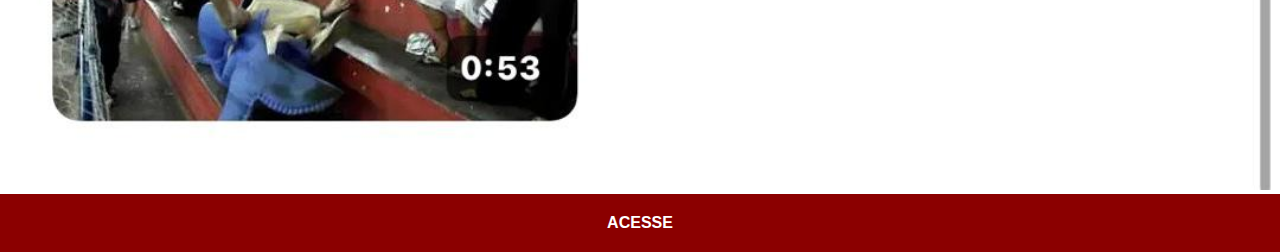
<file: youtube.html>
<!DOCTYPE html>
<html lang="pt-br">
<head>
    <meta charset="UTF-8">
    <meta name="viewport" content="width=device-width, initial-scale=1.0">
    <title>Youtube</title>
    <style>
        * {
            margin: 0px;
            padding: 0px;
            font-family: Arial, Helvetica, sans-serif;
        }

        img {
            width: 100vw;
        }

        a {
            display: block;
            background-color: darkred;
            color: white;
            padding: 20px;
            text-align: center;
            font-weight: bolder;
            text-decoration: none;
        }


    </style>
</head>
<body>
    <img src="imagens\tela-youtube.jpg" alt="Tela Youtube">
    <a href="https://www.youtube.com/@atleticatubarao" target="_blank">ACESSE</a>
</body>
</html>
</file>
<file: estilos/style.css>
@charset "UTF-8";

* {
    margin: 0px;
    padding: 0px;
    font-family: Arial, Helvetica, sans-serif;
}

html, body {
    height: 100vh;
    width: 100vw;
    background-color: black;
}

body {
    background: url('../imagens/fundo-madeira.jpg') no-repeat top center;
    background-size: cover;
    background-attachment: fixed;
}

main {
    position: relative;
    height: 100vh;
}

section#celular {
    position: absolute;
    top: 50%;
    left: 50%;
    transform: translate(-50%, -50%);

    height: 627px;
    width: 311px;
    background: url('../imagens/frame-iphone.png') no-repeat;
}

iframe#tela {
    position: relative;
    top: 80px;
    left: 22px;
    width: 269px;
    height: 471px;
}

section#redes img {
    width: 50px;
    margin: 10px;
    border-radius: 50%;
    box-shadow: 2px 2px 5px rgba(0, 0, 0, 0.400);
    box-sizing: border-box;
}

section#redes {
    text-align: right;
}

section#redes img:hover {
    border: 2px solid rgba(255, 255, 255, 0.6);
    transform: translate(-3px, -3px);
    box-shadow: 5px 5px 10px rgba(0, 0, 0, 0.6);
    transition: transform .3s, border 1s;
}
</file>
<file: estilos/social.css>
@charset "UTF-8";

* {
    margin: 0px;
    padding: 0px;
    font-family: Arial, Helvetica, sans-serif;
}

img {
    width: 93.89vw;
}

a {
    display: block;
    background-color: darkred;
    color: white;
    padding: 20px;
    text-align: center;
    font-weight: bolder;
    text-decoration: none;
}

a:hover {
    background-color: red;
}
</file>
